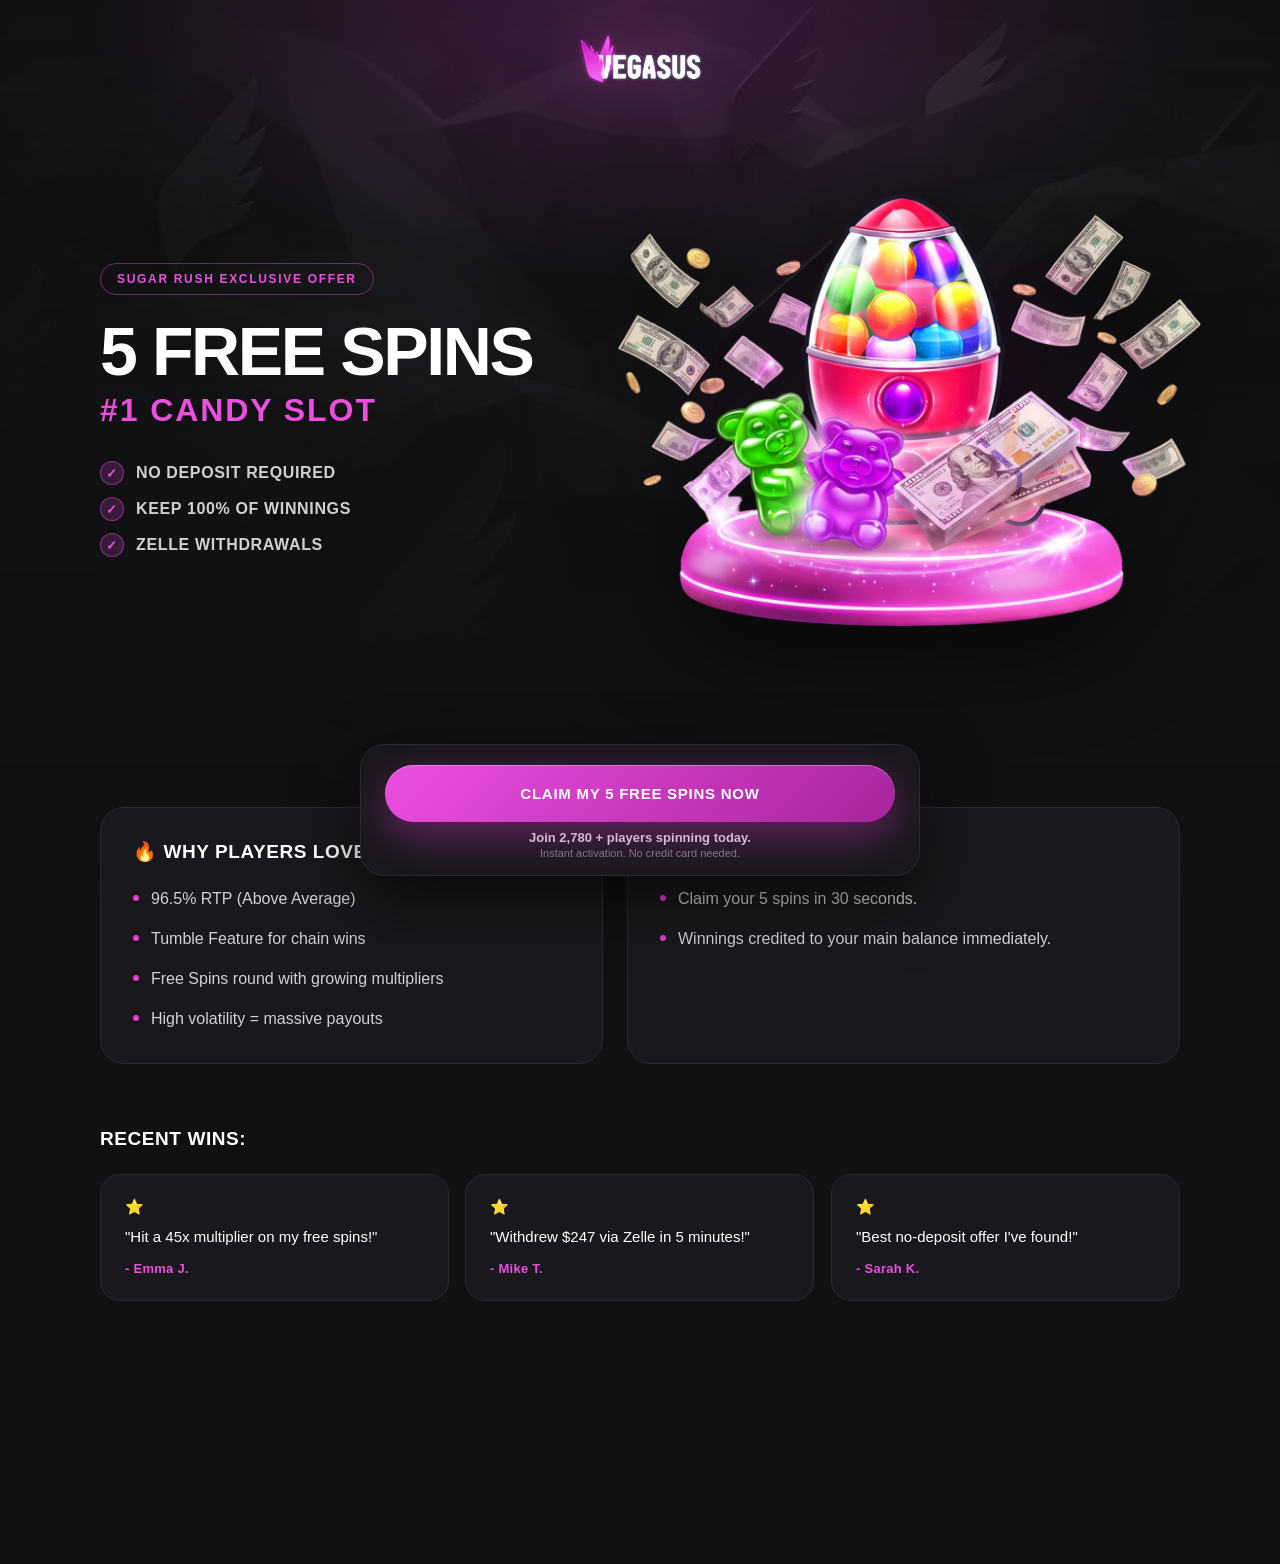
<file: index.html>
<!DOCTYPE html>
<html lang="en">
<head>
<meta charset="utf-8">
<meta name="viewport" content="width=device-width, initial-scale=1, viewport-fit=cover">
<title>5 Free Spins on the #1 Candy Slot | Vegasus</title>
<meta name="description" content="No deposit required. Keep 100% of winnings. Zelle withdrawals.">
<meta property="og:title" content="5 Free Spins on the #1 Candy Slot">
<meta property="og:description" content="No deposit required. Keep 100% of winnings.">
<meta property="og:type" content="website">
<link rel="stylesheet" href="styles.css">
</head>
<body>

<div class="wrap">

  <header class="site-head">
    <img src="[data-uri]" alt="Vegasus" width="1000" height="413">
  </header>

  <section class="hero" id="hero">
    <div>
      <span class="tag hero-in">SUGAR RUSH EXCLUSIVE OFFER</span>
      <h1 class="hero-in">
        <span class="h-lead">5 FREE SPINS</span>
        <span class="h-sub">#1 CANDY SLOT</span>
      </h1>
      <div class="ticks hero-in">
        <p class="tick"><span>✓</span><span>NO DEPOSIT REQUIRED</span></p>
        <p class="tick"><span>✓</span><span>KEEP 100% OF WINNINGS</span></p>
        <p class="tick"><span>✓</span><span>ZELLE WITHDRAWALS</span></p>
      </div>
    </div>
    <div class="hero-art hero-in">
      <img src="[data-uri]" alt="5 free spins" width="1400" height="1041">
    </div>
  </section>

  <section class="panels reveal">
    <div class="panel">
      <h2>🔥 WHY PLAYERS LOVE IT:</h2>
      <ul class="stagger">
        <li>96.5% RTP (Above Average)</li>
        <li>Tumble Feature for chain wins</li>
        <li>Free Spins round with growing multipliers</li>
        <li>High volatility = massive payouts</li>
      </ul>
    </div>
    <div class="panel">
      <h2>⚡ INSTANT ACCESS</h2>
      <ul class="stagger">
        <li>Claim your 5 spins in 30 seconds.</li>
        <li>Winnings credited to your main balance immediately.</li>
      </ul>
    </div>
  </section>

  <section class="wins reveal">
    <h2>RECENT WINS:</h2>
    <div class="win-grid stagger">
      <div class="win">
        <span class="star">⭐</span>
        <q>"Hit a 45x multiplier on my free spins!"</q>
        <span class="who">- Emma J.</span>
      </div>
      <div class="win">
        <span class="star">⭐</span>
        <q>"Withdrew $247 via Zelle in 5 minutes!"</q>
        <span class="who">- Mike T.</span>
      </div>
      <div class="win">
        <span class="star">⭐</span>
        <q>"Best no-deposit offer I've found!"</q>
        <span class="who">- Sarah K.</span>
      </div>
    </div>
  </section>

</div>

<div class="sticky" id="sticky">
  <a class="cta" id="mainCta" href="https://vegasus.bet/?ref=fs5" rel="noopener">CLAIM MY 5 FREE SPINS NOW</a>
  <div class="trust">
    <span class="join">Join 2,780 + players spinning today.</span>
    <span class="fine">Instant activation. No credit card needed.</span>
  </div>
</div>

<!-- ================= Второй экран: удержание на выходе ================= -->
<div class="exit" id="exit" role="dialog" aria-modal="true" aria-labelledby="exitTitle" aria-hidden="true">
  <div class="exit__scrim"></div>

  <div class="exit__card" tabindex="-1">
    <span class="exit__flag">LAST CHANCE</span>

    <h2 class="exit__title" id="exitTitle">
      <span>YOUR 5 FREE SPINS</span>
      <em>ARE ABOUT TO EXPIRE!</em>
    </h2>

    <p class="exit__lead">You left them on the table. Don&rsquo;t lose them forever.</p>

    <p class="exit__kicker">Still up for grabs:</p>
    <ul class="exit__prizes">
      <li><span class="exit__ico">&#128663;</span><span>Ram 1500 Truck</span></li>
      <li><span class="exit__ico">&#128176;</span><span>$100,000 Cash</span></li>
      <li><span class="exit__ico">&#127903;</span><span>Lakers VIP Tickets</span></li>
      <li><span class="exit__ico">&#128241;</span><span>iPhone 17 Pro Max</span></li>
    </ul>

    <p class="exit__social"><b>2,780+</b> players already claimed theirs today.</p>

    <a class="cta exit__cta" id="exitCta" href="https://vegasus.bet/?ref=fs5" rel="noopener">PLAY CLAIM BEFORE IT&rsquo;S GONE &rarr;</a>
    <p class="exit__fine">Instant activation. No credit card needed.</p>
  </div>
</div>

<script src="script.js"></script>
</body>
</html>
</file>
<file: styles.css>
/* ============================================================
   VEGASUS — SUGAR RUSH OFFER
   Vegasus dark base. Brand magenta throughout. The candy lean comes
   from rounder corners and softer rhythm, not from a new hue.
   ============================================================ */
:root{
  /* Neutrals — Vegasus library */
  --n-0:#ffffff;  --n-100:#d1d1d4; --n-200:#c8c8c9; --n-300:#a4a4a4;
  --n-400:#7a7b80; --n-500:#5a5b60; --n-600:#3d3e43; --n-700:#2b2a2f;
  --n-800:#19181c; --n-900:#111113;

  /* Brand — Vegasus library */
  --brand-0:#fff2fe;  --brand-400:#ec4fe0; --brand-500:#e23ed7;
  --brand-700:#a8249e; --brand-800:#7f1b78; --brand-900:#571253;


  /* Spacing — 4pt */
  --s-1:4px;  --s-2:8px;  --s-3:12px; --s-4:16px; --s-5:20px;
  --s-6:24px; --s-8:32px; --s-10:40px; --s-12:48px; --s-16:64px; --s-20:80px;

  /* Radius — rounder than the slot page, this carries the candy lean */
  --r-2:8px; --r-3:12px; --r-4:16px; --r-5:20px; --r-6:24px; --r-full:999px;

  --ease:cubic-bezier(0.16,1,0.3,1);
  --maxw:1120px;

  /* vertical space the hero can't use: wrap padding + logo + its margin,
     then the floating CTA parked at the bottom */
  --head-h:96px;
  --cta-h:170px;
}

*{box-sizing:border-box;margin:0;padding:0}

html{ overflow-x:clip }

body{
  font-family:"Geist","Inter",-apple-system,BlinkMacSystemFont,"Segoe UI",Roboto,sans-serif;
  background:var(--n-900);
  color:var(--n-0);
  -webkit-font-smoothing:antialiased;
  overflow-x:hidden;
}

/* background art, fixed so the page scrolls over it */
body::before{
  content:"";
  position:fixed; inset:0; z-index:-2;
  background:url("[data-uri]") center/cover no-repeat;
}
body::after{
  content:"";
  position:fixed; inset:0; z-index:-1;
  background:
    radial-gradient(70% 50% at 50% 0%, rgba(226,62,215,.20) 0%, transparent 62%),
    linear-gradient(180deg, rgba(17,17,19,.55) 0%, rgba(17,17,19,.88) 46%, rgba(17,17,19,.97) 100%);
}

.wrap{
  max-width:var(--maxw);
  margin-inline:auto;
  padding:var(--s-8) var(--s-5) 200px;
}

/* ---------- Header ---------- */
.site-head{ display:flex; justify-content:center; margin-bottom:var(--s-2) }
.site-head img{
  width:clamp(100px,10vw,132px); height:auto; display:block;
  filter:drop-shadow(0 0 24px rgba(226,62,215,.34));
}

/* ---------- Hero ---------- */
.hero{
  display:grid;
  grid-template-columns:1fr 1.1fr;
  gap:var(--s-12);
  align-items:center;
  align-content:center;
  min-height:calc(100svh - var(--head-h) - var(--cta-h));
  margin-bottom:var(--s-20);
}
.tag{
  display:inline-flex; align-items:center;
  font-size:12px; font-weight:700;
  letter-spacing:.14em;
  color:var(--brand-400);
  padding:var(--s-2) var(--s-4);
  border:1px solid rgba(236,79,224,.42);
  border-radius:var(--r-full);
  margin-bottom:var(--s-6);
}
h1{
  display:flex; flex-direction:column; gap:var(--s-2);
  margin-bottom:var(--s-8);
}
.h-lead{
  font-size:clamp(40px,6vw,68px);
  font-weight:800;
  line-height:.96;
  letter-spacing:-0.035em;
  white-space:nowrap;
}
.h-sub{
  font-size:clamp(20px,2.9vw,32px);
  font-weight:600;
  line-height:1.15;
  letter-spacing:.06em;
  color:var(--brand-400);
}
.ticks{ display:flex; flex-direction:column; gap:var(--s-3) }
.tick{
  display:flex; align-items:center; gap:var(--s-3);
  font-size:clamp(14px,1.5vw,16px);
  font-weight:600;
  letter-spacing:.04em;
  color:var(--n-100);
}
.tick span:first-child{
  flex:0 0 auto;
  width:24px; height:24px;
  display:grid; place-items:center;
  border-radius:var(--r-full);
  background:rgba(236,79,224,.18);
  border:1px solid rgba(236,79,224,.45);
  color:var(--brand-400);
  font-size:13px; font-weight:700;
}

.hero-art{ position:relative; display:grid; place-items:center }
.hero-art::before{
  content:"";
  position:absolute; inset:-14%;
  border-radius:50%;
  background:radial-gradient(50% 50% at 50% 50%, rgba(226,62,215,.16) 0%, transparent 72%);
}
.hero-art img{
  position:relative;
  width:min(640px,108%); height:auto; display:block;
  filter:drop-shadow(0 24px 48px rgba(0,0,0,.6));
}

/* ---------- Panels ---------- */
.panels{
  display:grid;
  grid-template-columns:1fr 1.1fr;
  gap:var(--s-6);
  margin-bottom:var(--s-16);
  align-items:stretch;
}
.panel{
  background:var(--n-800);
  border:1px solid var(--n-700);
  border-radius:var(--r-6);
  padding:var(--s-8);
}
.panel h2{
  font-size:clamp(16px,1.8vw,19px);
  font-weight:700;
  letter-spacing:.03em;
  margin-bottom:var(--s-6);
}
.panel ul{ list-style:none; display:flex; flex-direction:column; gap:var(--s-4) }
.panel li{
  display:flex; align-items:baseline; gap:var(--s-3);
  font-size:clamp(14px,1.5vw,16px);
  line-height:1.5;
  color:var(--n-100);
}
.panel li::before{
  content:"";
  flex:0 0 auto;
  width:6px; height:6px;
  border-radius:var(--r-full);
  background:var(--brand-500);
  translate:0 -3px;
}
.panel p{
  font-size:clamp(14px,1.5vw,16px);
  line-height:1.6;
  color:var(--n-100);
}
.panel p + p{ margin-top:var(--s-3) }

/* ---------- Testimonials ---------- */
.wins{ margin-bottom:var(--s-16) }
.wins h2{
  font-size:clamp(16px,1.8vw,19px);
  font-weight:700;
  letter-spacing:.03em;
  margin-bottom:var(--s-6);
}
.win-grid{ display:grid; grid-template-columns:repeat(3,1fr); gap:var(--s-4) }
.win{
  background:var(--n-800);
  border:1px solid var(--n-700);
  border-radius:var(--r-5);
  padding:var(--s-6);
  display:flex; flex-direction:column; gap:var(--s-3);
}
.win .star{ font-size:15px; line-height:1 }
.win q{
  font-size:15px; line-height:1.5;
  color:var(--n-0);
  quotes:none;
}
.win .who{
  font-size:13px; font-weight:600;
  color:var(--brand-400);
  letter-spacing:.02em;
}

/* ---------- CTA ---------- */
.cta{
  display:inline-block;
  font-family:inherit;
  font-size:clamp(15px,1.7vw,18px);
  font-weight:700;
  letter-spacing:.05em;
  color:var(--n-0);
  text-decoration:none;
  padding:var(--s-5) clamp(28px,5vw,64px);
  border:0; border-radius:var(--r-full);
  cursor:pointer;
  background:linear-gradient(135deg, var(--brand-400) 0%, var(--brand-700) 100%);
  box-shadow:inset 0 1px 0 rgba(255,255,255,.3), 0 14px 40px rgba(226,62,215,.36);
  transition:translate .2s var(--ease), box-shadow .2s var(--ease);
}
.cta:hover{ translate:0 -2px; box-shadow:inset 0 1px 0 rgba(255,255,255,.34), 0 20px 52px rgba(226,62,215,.48) }
.cta:active{ translate:0 1px }
.cta:focus-visible{ outline:2px solid var(--brand-0); outline-offset:4px }

.trust{ margin-top:var(--s-6); display:flex; flex-direction:column; gap:var(--s-1) }
.trust .join{ font-size:15px; font-weight:600; color:var(--n-100) }
.trust .fine{ font-size:13px; color:var(--n-400) }

/* ---------- Pinned CTA ---------- */
/* Desktop: a centred floating panel. A full-width bar across 1512px would
   read as a cookie notice, and the button would stretch past a sane width. */
.sticky{
  position:fixed; left:50%; bottom:var(--s-6); z-index:40;
  width:min(560px, calc(100vw - 48px));
  padding:var(--s-5) var(--s-6) var(--s-4);
  background:var(--n-800);
  border:1px solid var(--n-700);
  border-radius:var(--r-6);
  box-shadow:0 24px 64px rgba(0,0,0,.62);
  translate:-50% 0;
  will-change:transform;
  backface-visibility:hidden;
  animation:rise .5s var(--ease) .25s both;
}
@keyframes rise{
  from{ opacity:0; translate:-50% calc(100% + var(--s-6)) }
  to  { opacity:1; translate:-50% 0 }
}
.sticky .cta{ display:block; width:100%; padding-inline:var(--s-4); font-size:15px; text-align:center }
.sticky .trust{ margin-top:var(--s-2); text-align:center; gap:2px }
.sticky .trust .join{ font-size:13px }
.sticky .trust .fine{ font-size:11px }

@media (max-width:880px){
  :root{ --head-h:76px; --cta-h:140px }
  .wrap{ padding:var(--s-6) var(--s-4) var(--s-8) }
  .site-head{ margin-bottom:var(--s-1) }
  .hero{
    grid-template-columns:1fr;
    gap:var(--s-4);
    min-height:calc(100svh - var(--head-h) - var(--cta-h));
    margin-bottom:var(--s-12);
    text-align:left;
  }
  .hero-art{ order:-1 }
  /* break out of the wrap padding so the art touches both edges */
  .hero-art{ margin-inline:calc(-1 * var(--s-4)) }
  .hero-art img{
    width:100%;
    max-height:38svh;
    object-fit:contain;
  }
  .hero-art::before{ inset:-4% 6% }
  .panels{ grid-template-columns:1fr; margin-bottom:var(--s-12) }
  .panel{ padding:var(--s-6) }
  .win-grid{ grid-template-columns:1fr }
  .wins{ margin-bottom:var(--s-12) }
  .sticky{
    left:0; bottom:0;
    width:100%;
    /* mobile browsers resize the viewport as the address bar collapses,
       which drags a plain fixed element with it. --vv holds the gap
       between the layout viewport and the real visible one. */
    bottom:var(--vv, 0px);
    translate:0 0;
    animation:rise-m .5s var(--ease) .25s both;
    padding:var(--s-3) var(--s-4) calc(var(--s-3) + env(safe-area-inset-bottom));
    border:0;
    border-top:1px solid var(--n-700);
    border-radius:0;
    background:var(--n-900);
    box-shadow:0 -12px 32px rgba(0,0,0,.5);
  }
  body{ padding-bottom:128px }
}

/* ---------- Motion ----------
   Everything rises on entry. Sections reveal as they scroll into view,
   handled by an observer that flips [data-in] on. Anything without JS
   still shows, because the visible state is the default and .reveal
   only hides once the script confirms it can animate. */
.js .reveal{
  opacity:0;
  translate:0 44px;
  scale:.97;
  transition:opacity .8s var(--ease), translate .8s var(--ease), scale .8s var(--ease);
}
.js .reveal[data-in="true"]{ opacity:1; translate:0 0; scale:1 }

/* stagger inside a group */
.js .reveal[data-in="true"] .stagger > *{
  animation:pop .7s var(--ease) both;
}
.js .reveal[data-in="true"] .stagger > *:nth-child(1){ animation-delay:.10s }
.js .reveal[data-in="true"] .stagger > *:nth-child(2){ animation-delay:.22s }
.js .reveal[data-in="true"] .stagger > *:nth-child(3){ animation-delay:.34s }
.js .reveal[data-in="true"] .stagger > *:nth-child(4){ animation-delay:.46s }
@keyframes pop{
  from{ opacity:0; translate:0 26px; scale:.96 }
  to  { opacity:1; translate:0 0; scale:1 }
}

/* hero pieces come in on load, in reading order */
.js .hero-in{ animation:rise-up 1s var(--ease) both }
.js .tag{ animation-delay:.08s }
.js h1{ animation-delay:.20s }
.js .ticks{ animation-delay:.34s }
.js .hero-art{ animation:art-in 1.2s var(--ease) .12s both }
@keyframes art-in{
  from{ opacity:0; translate:0 50px; scale:.88 }
  to  { opacity:1; translate:0 0; scale:1 }
}
/* the three ticks arrive one after another, from the left */
.js .ticks .tick{ animation:slide-in .7s var(--ease) both }
.js .ticks .tick:nth-child(1){ animation-delay:.46s }
.js .ticks .tick:nth-child(2){ animation-delay:.58s }
.js .ticks .tick:nth-child(3){ animation-delay:.70s }
@keyframes slide-in{
  from{ opacity:0; translate:-24px 0 }
  to  { opacity:1; translate:0 0 }
}
@keyframes rise-up{
  from{ opacity:0; translate:0 40px; scale:.96 }
  to  { opacity:1; translate:0 0; scale:1 }
}
.js .site-head img{ animation:rise-up .8s var(--ease) both }

/* the reel keeps breathing so the hero never sits dead */
.hero-art img{ animation:float 6s ease-in-out 1.2s infinite }
@keyframes float{
  0%,100%{ translate:0 0; rotate:0deg }
  50%    { translate:0 -18px; rotate:-1.2deg }
}
/* the glow behind it pulses on a different cycle, so the two never sync */
.hero-art::before{ animation:breathe 4.5s ease-in-out infinite }
@keyframes breathe{
  0%,100%{ opacity:.75; scale:1 }
  50%    { opacity:1;   scale:1.09 }
}

/* CTA: a slow glow, plus a sheen that sweeps across every few seconds */
.cta{ position:relative; overflow:hidden; isolation:isolate }
.cta::after{
  content:"";
  position:absolute; inset:0; z-index:1;
  background:linear-gradient(105deg, transparent 38%, rgba(255,255,255,.42) 50%, transparent 62%);
  translate:-120% 0;
  animation:sheen 4.5s var(--ease) 1.6s infinite;
}
@keyframes sheen{
  0%      { translate:-120% 0 }
  22%,100%{ translate:120% 0 }
}
.sticky{ animation:glow 3.4s ease-in-out infinite }
@keyframes glow{
  0%,100%{ box-shadow:0 24px 64px rgba(0,0,0,.62) }
  50%    { box-shadow:0 24px 64px rgba(0,0,0,.62), 0 0 42px rgba(226,62,215,.30) }
}

/* tag outline pulses gently */
.tag{ animation:tag-pulse 3s ease-in-out 1.4s infinite }
@keyframes tag-pulse{
  0%,100%{ border-color:rgba(236,79,224,.42); box-shadow:0 0 0 0 rgba(236,79,224,0) }
  50%    { border-color:rgba(236,79,224,.85); box-shadow:0 0 18px 0 rgba(236,79,224,.22) }
}

/* bullets and stars get a small life of their own */
.panel li::before{ animation:dot 2.8s ease-in-out infinite }
.panel li:nth-child(2)::before{ animation-delay:.35s }
.panel li:nth-child(3)::before{ animation-delay:.7s }
.panel li:nth-child(4)::before{ animation-delay:1.05s }
@keyframes dot{
  0%,100%{ scale:1;   opacity:.75 }
  50%    { scale:1.5; opacity:1 }
}
.win .star{ display:inline-block; animation:twinkle 3.2s ease-in-out infinite }
.win:nth-child(2) .star{ animation-delay:.5s }
.win:nth-child(3) .star{ animation-delay:1s }
@keyframes twinkle{
  0%,100%{ scale:1; rotate:0deg }
  50%    { scale:1.18; rotate:8deg }
}

/* ticks respond to the cursor */
.tick{ transition:translate .28s var(--ease) }
.tick:hover{ translate:6px 0 }
.tick span:first-child{ transition:background .28s var(--ease), scale .28s var(--ease) }
.tick:hover span:first-child{ background:rgba(236,79,224,.34); scale:1.12 }

/* panels and cards lift under the cursor */
.panel, .win{ transition:translate .35s var(--ease), border-color .35s var(--ease), box-shadow .35s var(--ease) }
.panel:hover, .win:hover{ box-shadow:0 18px 44px rgba(0,0,0,.45) }
.panel:hover, .win:hover{ translate:0 -6px; border-color:rgba(236,79,224,.42) }

@keyframes rise-m{
  from{ opacity:0; translate:0 100% }
  to  { opacity:1; translate:0 0 }
}

@media (prefers-reduced-motion:reduce){
  *{ transition:none !important; animation:none !important }
  .js .reveal{ opacity:1; translate:0 0 }
}

/* ============================================================
   ВТОРОЙ ЭКРАН — удержание на выходе
   Полноэкранный слой поверх лендинга. Появляется один раз,
   отметка о показе живёт в localStorage (см. script.js).
   Золото здесь работает как сигнал срочности и больше
   нигде на странице не встречается.
   ============================================================ */
:root{
  --gold-300:#ffd98a;
  --gold-400:#ffc247;
  --gold-600:#f0980a;
}

.exit{
  position:fixed; inset:0; z-index:100;
  display:grid; place-items:center;
  padding:var(--s-5);
  visibility:hidden;
  opacity:0;
  transition:opacity .34s var(--ease), visibility 0s linear .34s;
}
.exit.is-open{
  visibility:visible;
  opacity:1;
  transition:opacity .34s var(--ease);
}
.exit__scrim{
  position:absolute; inset:0;
  background:rgba(8,8,10,.82);
  -webkit-backdrop-filter:blur(6px);
  backdrop-filter:blur(6px);
}

.exit__card{
  position:relative;
  width:min(520px,100%);
  max-height:92svh;
  overflow-y:auto;
  overscroll-behavior:contain;
  padding:var(--s-10) var(--s-8) var(--s-8);
  text-align:center;
  background:
    radial-gradient(120% 70% at 50% 0%, rgba(226,62,215,.20) 0%, transparent 62%),
    var(--n-800);
  border:1px solid var(--n-700);
  border-radius:var(--r-6);
  box-shadow:0 40px 90px rgba(0,0,0,.7), 0 0 0 1px rgba(236,79,224,.12);
  translate:0 28px;
  scale:.96;
  transition:translate .44s var(--ease), scale .44s var(--ease);
}
.exit.is-open .exit__card{ translate:0 0; scale:1 }
/* фокус уводим на саму карточку, чтобы на кнопке не вспыхивало кольцо */
.exit__card:focus{ outline:none }


.exit__flag{
  display:inline-flex; align-items:center;
  margin-bottom:var(--s-5);
  padding:var(--s-2) var(--s-4);
  font-size:11px; font-weight:800; letter-spacing:.18em;
  color:var(--gold-300);
  border:1px solid rgba(255,194,71,.45);
  border-radius:var(--r-full);
  background:rgba(255,194,71,.08);
}

.exit__title{
  display:flex; flex-direction:column; gap:var(--s-1);
  margin-bottom:var(--s-4);
  font-size:clamp(26px,4.4vw,38px);
  font-weight:800;
  line-height:1.04;
  letter-spacing:-0.02em;
}
.exit__title em{
  font-style:normal;
  background:linear-gradient(180deg, var(--gold-300) 0%, var(--gold-600) 100%);
  -webkit-background-clip:text; background-clip:text;
  color:transparent;
}

.exit__lead{
  margin-bottom:var(--s-6);
  font-size:clamp(14px,1.7vw,16px);
  line-height:1.5;
  color:var(--n-100);
}
.exit__kicker{
  margin-bottom:var(--s-3);
  font-size:12px; font-weight:700; letter-spacing:.14em;
  color:var(--n-400);
  text-transform:uppercase;
}

.exit__prizes{
  list-style:none;
  display:flex; flex-direction:column; gap:var(--s-2);
  margin-bottom:var(--s-6);
  text-align:left;
}
.exit__prizes li{
  display:flex; align-items:center; gap:var(--s-3);
  padding:var(--s-3) var(--s-4);
  font-size:clamp(14px,1.6vw,16px);
  font-weight:600;
  color:var(--n-0);
  background:linear-gradient(90deg, rgba(255,194,71,.10) 0%, rgba(255,194,71,0) 82%), var(--n-900);
  border:1px solid var(--n-700);
  border-radius:var(--r-4);
  transition:translate .3s var(--ease), border-color .3s var(--ease);
}
.exit__prizes li:hover{ translate:4px 0; border-color:rgba(255,194,71,.42) }
.exit__ico{ flex:0 0 auto; font-size:18px; line-height:1 }

.exit__social{
  margin-bottom:var(--s-6);
  font-size:14px;
  color:var(--n-100);
}
.exit__social b{ color:var(--brand-400); font-weight:700 }

.exit__cta{
  display:block; width:100%;
  padding-inline:var(--s-4);
  font-size:clamp(14px,1.6vw,17px);
  text-align:center;
  white-space:nowrap;   /* стрелка не должна убегать на вторую строку */
}
.exit__fine{ margin-top:var(--s-3); font-size:12px; color:var(--n-400) }

/* содержимое карточки въезжает по очереди, когда слой открыт */
.exit.is-open .exit__card > *{ animation:exit-in .55s var(--ease) both }
.exit.is-open .exit__card > 
/* строки призов подхватывают ту же волну, но со своим шагом */
.exit.is-open .exit__prizes li{ animation:exit-in .5s var(--ease) both }
.exit.is-open .exit__prizes li:nth-child(1){ animation-delay:.36s }
.exit.is-open .exit__prizes li:nth-child(2){ animation-delay:.44s }
.exit.is-open .exit__prizes li:nth-child(3){ animation-delay:.52s }
.exit.is-open .exit__prizes li:nth-child(4){ animation-delay:.60s }

/* заголовок держит тревогу: медленный пульс золотого свечения */
.exit.is-open .exit__title em{ animation:exit-in .55s var(--ease) .16s both, expire 2.6s ease-in-out 1s infinite }
@keyframes expire{
  0%,100%{ filter:drop-shadow(0 0 0 rgba(255,194,71,0)) }
  50%    { filter:drop-shadow(0 0 16px rgba(255,194,71,.45)) }
}

@media (max-width:880px){
  .exit{ padding:var(--s-4) }
  .exit__card{ padding:var(--s-8) var(--s-5) var(--s-6) }
}

/* Пока слой открыт, страница под ним не скроллится.
   Одного overflow:hidden на body мало: прокрутку ведёт
   корневой элемент, поэтому колесо всё равно уводило лендинг
   под слоем. Фиксируем и html, и body — body ещё и position:fixed,
   иначе на iOS сквозная прокрутка остаётся. */
html.exit-open{ overflow:hidden }
body.exit-open{
  position:fixed;
  inset:0;
  width:100%;
  overflow:hidden;
  overscroll-behavior:none;
}
</file>
